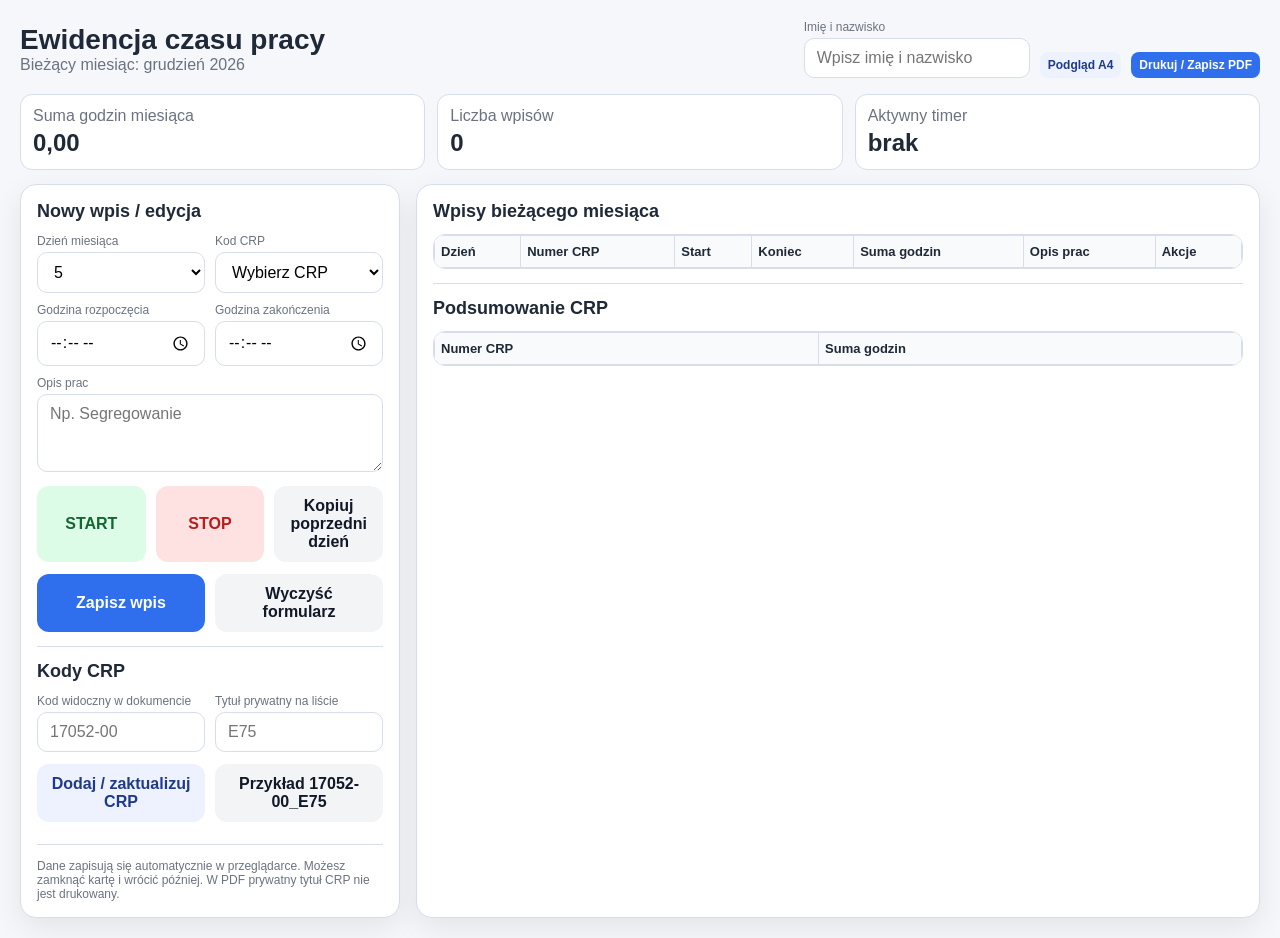
<file: Ewidencja v1.html>
<!DOCTYPE html>
<html lang="pl">
<head>
  <meta charset="UTF-8" />
  <meta name="viewport" content="width=device-width, initial-scale=1.0" />
  <title>Ewidencja czasu pracy</title>
  <style>
    :root {
      --bg: #f5f7fb;
      --panel: #ffffff;
      --line: #d7ddea;
      --text: #1f2937;
      --muted: #6b7280;
      --brand: #2f6fed;
      --brand-2: #1d4ed8;
      --weekend: #fce7f3;
      --danger: #b91c1c;
      --ok: #166534;
      --shadow: 0 10px 30px rgba(0,0,0,.08);
    }
    * { box-sizing: border-box; }
    body {
      margin: 0;
      font-family: Arial, Helvetica, sans-serif;
      background: var(--bg);
      color: var(--text);
    }
    .wrap {
      max-width: 1400px;
      margin: 0 auto;
      padding: 20px;
    }
    .topbar {
      display: flex;
      gap: 12px;
      flex-wrap: wrap;
      align-items: center;
      justify-content: space-between;
      margin-bottom: 16px;
    }
    h1 {
      margin: 0;
      font-size: 28px;
    }
    .muted { color: var(--muted); }
    .grid {
      display: grid;
      grid-template-columns: 380px 1fr;
      gap: 16px;
    }
    .panel {
      background: var(--panel);
      border: 1px solid var(--line);
      border-radius: 16px;
      box-shadow: var(--shadow);
      padding: 16px;
    }
    .panel h2 {
      margin: 0 0 12px;
      font-size: 18px;
    }
    .form-row {
      display: grid;
      grid-template-columns: 1fr 1fr;
      gap: 10px;
      margin-bottom: 10px;
    }
    .form-row.single { grid-template-columns: 1fr; }
    label {
      display: block;
      font-size: 12px;
      color: var(--muted);
      margin-bottom: 4px;
    }
    input, select, textarea, button {
      width: 100%;
      font: inherit;
    }
    input, select, textarea {
      border: 1px solid var(--line);
      border-radius: 10px;
      padding: 10px 12px;
      background: #fff;
    }
    textarea { min-height: 78px; resize: vertical; }
    .btns {
      display: grid;
      grid-template-columns: repeat(2, 1fr);
      gap: 10px;
      margin-top: 12px;
    }
    .btns-3 {
      display: grid;
      grid-template-columns: repeat(3, 1fr);
      gap: 10px;
    }
    button {
      border: 0;
      border-radius: 12px;
      padding: 11px 12px;
      cursor: pointer;
      font-weight: 700;
    }
    .primary { background: var(--brand); color: #fff; }
    .primary:hover { background: var(--brand-2); }
    .secondary { background: #eef2ff; color: #1e3a8a; }
    .ghost { background: #f3f4f6; color: #111827; }
    .danger { background: #fee2e2; color: var(--danger); }
    .success { background: #dcfce7; color: var(--ok); }
    .chips {
      display: flex;
      flex-wrap: wrap;
      gap: 8px;
      margin-top: 8px;
    }
    .chip {
      border: 1px solid var(--line);
      border-radius: 999px;
      padding: 6px 10px;
      background: #fff;
      font-size: 12px;
    }
    table {
      width: 100%;
      border-collapse: collapse;
      font-size: 13px;
      background: #fff;
    }
    th, td {
      border: 1px solid var(--line);
      padding: 8px 6px;
      vertical-align: top;
      text-align: left;
    }
    th {
      background: #f8fafc;
      position: sticky;
      top: 0;
      z-index: 1;
    }
    tr.weekend td { background: #fff7fb; }
    .table-wrap { max-height: 62vh; overflow: auto; border-radius: 12px; border: 1px solid var(--line); }
    .actions {
      display: flex;
      gap: 6px;
      flex-wrap: wrap;
    }
    .mini {
      width: auto;
      padding: 6px 8px;
      border-radius: 8px;
      font-size: 12px;
      font-weight: 700;
    }
    .summary {
      display: grid;
      grid-template-columns: repeat(3, 1fr);
      gap: 12px;
      margin-bottom: 14px;
    }
    .card {
      border: 1px solid var(--line);
      border-radius: 12px;
      background: #fff;
      padding: 12px;
    }
    .big {
      font-size: 24px;
      font-weight: 800;
      margin-top: 4px;
    }
    .hr { height: 1px; background: var(--line); margin: 14px 0; }
    .hint { font-size: 12px; color: var(--muted); }
    .inline {
      display: flex;
      gap: 10px;
      align-items: end;
    }

    /* A4 preview / print */
    #printSheet {
      display: none;
      background: white;
      color: black;
      width: 210mm;
      min-height: 297mm;
      padding: 8mm 8mm 6mm 8mm;
      margin: 0 auto;
      box-sizing: border-box;
      font-size: 10px;
    }
    .doc-title {
      font-size: 14px;
      font-weight: 700;
      margin-bottom: 8px;
    }
    .doc-meta {
      display: flex;
      justify-content: space-between;
      margin-bottom: 6px;
      font-size: 10px;
    }
    .doc-table th, .doc-table td {
      border: 1px solid #000;
      padding: 2px 3px;
      font-size: 9px;
      line-height: 1.1;
    }
    .doc-table th {
      background: #fff;
      text-align: center;
      font-weight: 700;
    }
    .doc-table tr.weekend td { background: #ffe8f2 !important; }
    .doc-bottom {
      margin-top: 6px;
      display: grid;
      grid-template-columns: 1fr 180px;
      gap: 12px;
    }
    .doc-sign {
      margin-top: 12px;
      display: grid;
      grid-template-columns: 1fr 1fr;
      gap: 18px;
    }
    .sign-line {
      margin-top: 18px;
      border-top: 1px solid #000;
      height: 14px;
      font-size: 9px;
      padding-top: 2px;
      text-align: center;
    }
    @page { size: A4 portrait; margin: 8mm; }
    @media (max-width: 1100px) {
      .grid { grid-template-columns: 1fr; }
      .summary { grid-template-columns: 1fr; }
    }
    @media print {
      body * { visibility: hidden !important; }
      #printSheet, #printSheet * { visibility: visible !important; }
      #printSheet {
        display: block !important;
        position: absolute;
        left: 0;
        top: 0;
        width: 210mm;
        min-height: 297mm;
        margin: 0;
        padding: 0;
      }
    }
  </style>
</head>
<body>
  <div class="wrap">
    <div class="topbar">
      <div>
        <h1>Ewidencja czasu pracy</h1>
        <div class="muted" id="monthLabel"></div>
      </div>
      <div class="inline">
        <div>
          <label>Imię i nazwisko</label>
          <input id="fullName" placeholder="Wpisz imię i nazwisko" />
        </div>
        <button class="secondary mini" id="previewBtn">Podgląd A4</button>
        <button class="primary mini" id="printBtn">Drukuj / Zapisz PDF</button>
      </div>
    </div>

    <div class="summary">
      <div class="card"><div class="muted">Suma godzin miesiąca</div><div class="big" id="sumHours">0,0</div></div>
      <div class="card"><div class="muted">Liczba wpisów</div><div class="big" id="rowCount">0</div></div>
      <div class="card"><div class="muted">Aktywny timer</div><div class="big" id="timerState">brak</div></div>
    </div>

    <div class="grid">
      <div class="panel">
        <h2>Nowy wpis / edycja</h2>
        <div class="form-row">
          <div>
            <label>Dzień miesiąca</label>
            <select id="day"></select>
          </div>
          <div>
            <label>Kod CRP</label>
            <select id="crpSelect"></select>
          </div>
        </div>
        <div class="form-row">
          <div>
            <label>Godzina rozpoczęcia</label>
            <input id="startTime" type="time" />
          </div>
          <div>
            <label>Godzina zakończenia</label>
            <input id="endTime" type="time" />
          </div>
        </div>
        <div class="form-row single">
          <div>
            <label>Opis prac</label>
            <textarea id="description" placeholder="Np. Segregowanie"></textarea>
          </div>
        </div>
        <div class="btns-3">
          <button class="success" id="startBtn">START</button>
          <button class="danger" id="stopBtn">STOP</button>
          <button class="ghost" id="copyPrevBtn">Kopiuj poprzedni dzień</button>
        </div>
        <div class="btns">
          <button class="primary" id="saveBtn">Zapisz wpis</button>
          <button class="ghost" id="resetBtn">Wyczyść formularz</button>
        </div>
        <div class="hr"></div>
        <h2>Kody CRP</h2>
        <div class="form-row">
          <div>
            <label>Kod widoczny w dokumencie</label>
            <input id="crpCode" placeholder="17052-00" />
          </div>
          <div>
            <label>Tytuł prywatny na liście</label>
            <input id="crpLabel" placeholder="E75" />
          </div>
        </div>
        <div class="btns">
          <button class="secondary" id="addCrpBtn">Dodaj / zaktualizuj CRP</button>
          <button class="ghost" id="seedCrpBtn">Przykład 17052-00_E75</button>
        </div>
        <div class="chips" id="crpChips"></div>
        <div class="hr"></div>
        <div class="hint">
          Dane zapisują się automatycznie w przeglądarce. Możesz zamknąć kartę i wrócić później. W PDF prywatny tytuł CRP nie jest drukowany.
        </div>
      </div>

      <div class="panel">
        <h2>Wpisy bieżącego miesiąca</h2>
        <div class="table-wrap">
          <table>
            <thead>
              <tr>
                <th>Dzień</th>
                <th>Numer CRP</th>
                <th>Start</th>
                <th>Koniec</th>
                <th>Suma godzin</th>
                <th>Opis prac</th>
                <th>Akcje</th>
              </tr>
            </thead>
            <tbody id="entriesBody"></tbody>
          </table>
        </div>
        <div class="hr"></div>
        <h2>Podsumowanie CRP</h2>
        <div class="table-wrap" style="max-height:220px;">
          <table>
            <thead>
              <tr><th>Numer CRP</th><th>Suma godzin</th></tr>
            </thead>
            <tbody id="crpSummaryBody"></tbody>
          </table>
        </div>
      </div>
    </div>
  </div>

  <div id="printSheet"></div>

  <script>
    const STORAGE_KEY = 'ewidencja-czasu-pracy-v1';
    const now = new Date();
    const state = loadState() || {
      month: now.getMonth(),
      year: now.getFullYear(),
      fullName: '',
      crps: [],
      entries: [],
      activeTimer: null,
      editingId: null
    };

    if (state.month !== now.getMonth() || state.year !== now.getFullYear()) {
      state.month = now.getMonth();
      state.year = now.getFullYear();
      state.entries = [];
      state.activeTimer = null;
      state.editingId = null;
    }

    const el = (id) => document.getElementById(id);
    const monthLabel = el('monthLabel');
    const daySelect = el('day');
    const crpSelect = el('crpSelect');
    const entriesBody = el('entriesBody');
    const crpSummaryBody = el('crpSummaryBody');
    const fullNameInput = el('fullName');
    const printSheet = el('printSheet');

    function loadState() {
      try { return JSON.parse(localStorage.getItem(STORAGE_KEY)); } catch { return null; }
    }
    function saveState() {
      localStorage.setItem(STORAGE_KEY, JSON.stringify(state));
    }
    function polishMonthYear(d) {
      return d.toLocaleDateString('pl-PL', { month: 'long', year: 'numeric' });
    }
    function daysInMonth(year, month) {
      return new Date(year, month + 1, 0).getDate();
    }
    function isWeekend(day) {
      const d = new Date(state.year, state.month, day);
      const w = d.getDay();
      return w === 0 || w === 6;
    }
    function decimalHours(start, end) {
      if (!start || !end) return 0;
      const [sh, sm] = start.split(':').map(Number);
      const [eh, em] = end.split(':').map(Number);
      let minutes = (eh * 60 + em) - (sh * 60 + sm);
      if (minutes < 0) minutes += 24 * 60;
      return Math.round((minutes / 60) * 100) / 100;
    }
    function fmtHours(num) {
      return (Math.round(num * 100) / 100).toFixed(2).replace('.', ',');
    }
    function renderDays() {
      const total = daysInMonth(state.year, state.month);
      daySelect.innerHTML = '';
      for (let i = 1; i <= total; i++) {
        const opt = document.createElement('option');
        opt.value = i;
        opt.textContent = i;
        daySelect.appendChild(opt);
      }
      daySelect.value = now.getDate() <= total ? now.getDate() : 1;
    }
    function crpDisplayName(crp) {
      return crp.label ? `${crp.code}_${crp.label}` : crp.code;
    }
    function renderCrps() {
      crpSelect.innerHTML = '';
      const blank = document.createElement('option');
      blank.value = '';
      blank.textContent = 'Wybierz CRP';
      crpSelect.appendChild(blank);
      state.crps.forEach((crp) => {
        const opt = document.createElement('option');
        opt.value = crp.id;
        opt.textContent = crpDisplayName(crp);
        crpSelect.appendChild(opt);
      });
      el('crpChips').innerHTML = '';
      state.crps.forEach((crp) => {
        const chip = document.createElement('div');
        chip.className = 'chip';
        chip.textContent = crpDisplayName(crp);
        chip.title = 'Kliknij, aby wczytać do edycji';
        chip.style.cursor = 'pointer';
        chip.onclick = () => {
          el('crpCode').value = crp.code;
          el('crpLabel').value = crp.label || '';
        };
        el('crpChips').appendChild(chip);
      });
    }
    function renderEntries() {
      const sorted = [...state.entries].sort((a,b) => a.day - b.day || (a.start || '').localeCompare(b.start || ''));
      entriesBody.innerHTML = '';
      sorted.forEach((entry) => {
        const tr = document.createElement('tr');
        if (isWeekend(entry.day)) tr.classList.add('weekend');
        const crp = state.crps.find(c => c.id === entry.crpId);
        tr.innerHTML = `
          <td>${entry.day}</td>
          <td>${crp ? crpDisplayName(crp) : ''}</td>
          <td>${entry.start || ''}</td>
          <td>${entry.end || ''}</td>
          <td>${fmtHours(entry.hours || 0)}</td>
          <td>${escapeHtml(entry.description || '')}</td>
          <td>
            <div class="actions">
              <button class="mini secondary" data-edit="${entry.id}">Edytuj</button>
              <button class="mini ghost" data-duplicate="${entry.id}">Duplikuj</button>
              <button class="mini danger" data-delete="${entry.id}">Usuń</button>
            </div>
          </td>`;
        entriesBody.appendChild(tr);
      });
      entriesBody.querySelectorAll('[data-edit]').forEach(btn => btn.onclick = () => editEntry(btn.dataset.edit));
      entriesBody.querySelectorAll('[data-delete]').forEach(btn => btn.onclick = () => deleteEntry(btn.dataset.delete));
      entriesBody.querySelectorAll('[data-duplicate]').forEach(btn => btn.onclick = () => duplicateEntry(btn.dataset.duplicate));
      updateSummary();
    }
    function updateSummary() {
      const total = state.entries.reduce((a,e) => a + (e.hours || 0), 0);
      el('sumHours').textContent = fmtHours(total);
      el('rowCount').textContent = String(state.entries.length);
      el('timerState').textContent = state.activeTimer ? `dzień ${state.activeTimer.day}, od ${state.activeTimer.start}` : 'brak';

      const map = new Map();
      state.entries.forEach((e) => {
        const crp = state.crps.find(c => c.id === e.crpId);
        const code = crp ? crp.code : '';
        if (!code) return;
        map.set(code, (map.get(code) || 0) + (e.hours || 0));
      });
      crpSummaryBody.innerHTML = '';
      [...map.entries()].sort((a,b) => a[0].localeCompare(b[0])).forEach(([code, hours]) => {
        const tr = document.createElement('tr');
        tr.innerHTML = `<td>${code}</td><td>${fmtHours(hours)}</td>`;
        crpSummaryBody.appendChild(tr);
      });
      fullNameInput.value = state.fullName || '';
      buildPrintPreview(false);
      saveState();
    }
    function escapeHtml(str) {
      return str.replace(/[&<>\"]/g, c => ({'&':'&amp;','<':'&lt;','>':'&gt;','"':'&quot;'}[c]));
    }
    function resetForm() {
      state.editingId = null;
      el('startTime').value = '';
      el('endTime').value = '';
      el('description').value = '';
      crpSelect.value = '';
    }
    function saveEntry() {
      const day = Number(daySelect.value);
      const crpId = crpSelect.value;
      const start = el('startTime').value;
      const end = el('endTime').value;
      const description = el('description').value.trim();
      if (!day || !crpId || !start || !end) {
        alert('Uzupełnij dzień, CRP, start i koniec.');
        return;
      }
      const hours = decimalHours(start, end);
      const payload = { day, crpId, start, end, hours, description };
      if (state.editingId) {
        const idx = state.entries.findIndex(e => e.id === state.editingId);
        if (idx >= 0) state.entries[idx] = { ...state.entries[idx], ...payload };
      } else {
        state.entries.push({ id: crypto.randomUUID(), ...payload });
      }
      resetForm();
      renderEntries();
    }
    function editEntry(id) {
      const e = state.entries.find(x => x.id === id);
      if (!e) return;
      state.editingId = id;
      daySelect.value = e.day;
      crpSelect.value = e.crpId;
      el('startTime').value = e.start || '';
      el('endTime').value = e.end || '';
      el('description').value = e.description || '';
      window.scrollTo({ top: 0, behavior: 'smooth' });
    }
    function deleteEntry(id) {
      if (!confirm('Usunąć wpis?')) return;
      state.entries = state.entries.filter(e => e.id !== id);
      if (state.editingId === id) resetForm();
      renderEntries();
    }
    function duplicateEntry(id) {
      const e = state.entries.find(x => x.id === id);
      if (!e) return;
      state.entries.push({ ...e, id: crypto.randomUUID() });
      renderEntries();
    }
    function copyPreviousDay() {
      const day = Number(daySelect.value);
      if (day <= 1) return alert('Brak poprzedniego dnia do skopiowania.');
      const prev = state.entries.filter(e => e.day === day - 1);
      if (!prev.length) return alert('Poprzedni dzień nie ma wpisów.');
      prev.forEach(e => state.entries.push({ ...e, id: crypto.randomUUID(), day }));
      renderEntries();
    }
    function addOrUpdateCrp() {
      const code = el('crpCode').value.trim();
      const label = el('crpLabel').value.trim();
      if (!code) return alert('Wpisz kod CRP.');
      const existing = state.crps.find(c => c.code === code);
      if (existing) existing.label = label;
      else state.crps.push({ id: crypto.randomUUID(), code, label });
      el('crpCode').value = '';
      el('crpLabel').value = '';
      renderCrps();
      saveState();
    }
    function startTimer() {
      const day = Number(daySelect.value);
      const crpId = crpSelect.value;
      if (!crpId) return alert('Najpierw wybierz CRP.');
      const d = new Date();
      state.activeTimer = {
        day,
        crpId,
        start: `${String(d.getHours()).padStart(2,'0')}:${String(d.getMinutes()).padStart(2,'0')}`,
        description: el('description').value.trim()
      };
      el('startTime').value = state.activeTimer.start;
      updateSummary();
    }
    function stopTimer() {
      if (!state.activeTimer) return alert('Brak aktywnego timera.');
      const d = new Date();
      const end = `${String(d.getHours()).padStart(2,'0')}:${String(d.getMinutes()).padStart(2,'0')}`;
      const payload = {
        id: crypto.randomUUID(),
        day: state.activeTimer.day,
        crpId: state.activeTimer.crpId,
        start: state.activeTimer.start,
        end,
        hours: decimalHours(state.activeTimer.start, end),
        description: el('description').value.trim() || state.activeTimer.description || ''
      };
      state.entries.push(payload);
      state.activeTimer = null;
      el('endTime').value = end;
      renderEntries();
    }
    function buildPrintPreview(showAlert = false) {
      const totalDays = daysInMonth(state.year, state.month);
      const byDay = new Map();
      state.entries.forEach(e => {
        if (!byDay.has(e.day)) byDay.set(e.day, []);
        byDay.get(e.day).push(e);
      });
      let rows = '';
      for (let day = 1; day <= totalDays; day++) {
        const entries = (byDay.get(day) || []).sort((a,b) => (a.start || '').localeCompare(b.start || ''));
        if (!entries.length) {
          rows += `<tr class="${isWeekend(day) ? 'weekend' : ''}">
            <td style="text-align:center;">${day}</td>
            <td></td><td></td><td></td><td style="text-align:right;"></td><td></td><td></td><td></td>
          </tr>`;
        } else {
          entries.forEach((entry, idx) => {
            const crp = state.crps.find(c => c.id === entry.crpId);
            rows += `<tr class="${isWeekend(day) ? 'weekend' : ''}">
              <td style="text-align:center;">${idx === 0 ? day : ''}</td>
              <td>${crp ? escapeHtml(crp.code) : ''}</td>
              <td style="text-align:center;">${entry.start || ''}</td>
              <td style="text-align:center;">${entry.end || ''}</td>
              <td style="text-align:right;">${fmtHours(entry.hours || 0)}</td>
              <td>${escapeHtml(entry.description || '')}</td>
              <td></td>
              <td></td>
            </tr>`;
          });
        }
      }
      const totalHours = state.entries.reduce((a,e) => a + (e.hours || 0), 0);
      const map = new Map();
      state.entries.forEach((e) => {
        const crp = state.crps.find(c => c.id === e.crpId);
        if (!crp) return;
        map.set(crp.code, (map.get(crp.code) || 0) + (e.hours || 0));
      });
      const crpRows = [...map.entries()].sort((a,b)=>a[0].localeCompare(b[0]))
        .map(([code,h]) => `<tr><td>${escapeHtml(code)}</td><td style="text-align:right;">${fmtHours(h)}</td></tr>`).join('');

      printSheet.innerHTML = `
        <div class="doc-title">Ewidencja czasu pracy</div>
        <div class="doc-meta">
          <div>Imię i Nazwisko: ${escapeHtml(state.fullName || '')}</div>
          <div>Miesiąc: ${escapeHtml(polishMonthYear(new Date(state.year, state.month, 1)))}</div>
        </div>
        <table class="doc-table" style="width:100%; border-collapse: collapse;">
          <thead>
            <tr>
              <th style="width:6%;">Dzień</th>
              <th style="width:14%;">Numer CRP</th>
              <th style="width:12%;">Godzina rozpoczęcia pracy</th>
              <th style="width:12%;">Godzina zakończenia pracy</th>
              <th style="width:10%;">Suma godzin</th>
              <th style="width:26%;">Opis prac</th>
              <th style="width:10%;">Podpis Kierownika</th>
              <th style="width:10%;">Podpis Lidera</th>
            </tr>
          </thead>
          <tbody>${rows}</tbody>
        </table>
        <div class="doc-bottom">
          <div>
            <div style="margin-top:6px; font-size:10px; font-weight:700;">SUMA: ${fmtHours(totalHours)}</div>
          </div>
          <div>
            <table class="doc-table" style="width:100%; border-collapse: collapse;">
              <thead><tr><th>Numer CRP</th><th>Suma godzin</th></tr></thead>
              <tbody>${crpRows}</tbody>
            </table>
          </div>
        </div>
        <div class="doc-sign">
          <div>
            <div class="sign-line">Podpis osoby zatwierdzającej</div>
          </div>
          <div></div>
        </div>`;
      if (showAlert) alert('Podgląd A4 został odświeżony. Użyj Drukuj / Zapisz PDF.');
    }

    // events
    el('saveBtn').onclick = saveEntry;
    el('resetBtn').onclick = resetForm;
    el('addCrpBtn').onclick = addOrUpdateCrp;
    el('seedCrpBtn').onclick = () => { el('crpCode').value = '17052-00'; el('crpLabel').value = 'E75'; };
    el('startBtn').onclick = startTimer;
    el('stopBtn').onclick = stopTimer;
    el('copyPrevBtn').onclick = copyPreviousDay;
    el('previewBtn').onclick = () => buildPrintPreview(true);
    el('printBtn').onclick = () => { buildPrintPreview(false); window.print(); };
    fullNameInput.oninput = () => { state.fullName = fullNameInput.value; updateSummary(); };

    monthLabel.textContent = `Bieżący miesiąc: ${polishMonthYear(new Date(state.year, state.month, 1))}`;
    renderDays();
    renderCrps();
    renderEntries();
  </script>
</body>
</html>
</file>
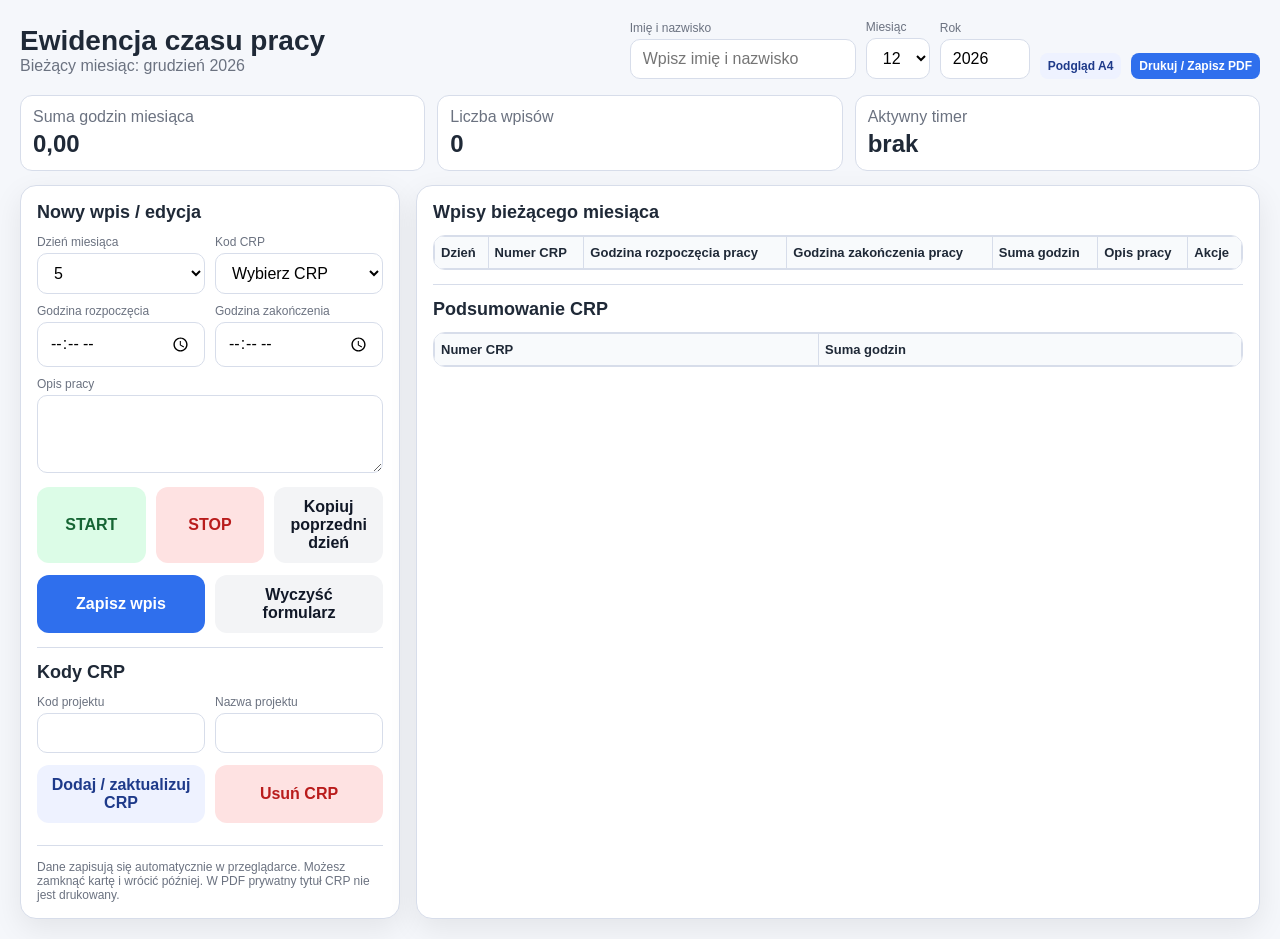
<file: Ewidencja v2.html>
<!DOCTYPE html>
<html lang="pl">
<head>
  <meta charset="UTF-8" />
  <meta name="viewport" content="width=device-width, initial-scale=1.0" />
  <title>Ewidencja czasu pracy</title>
  <style>
    :root {
      --bg: #f5f7fb;
      --panel: #ffffff;
      --line: #d7ddea;
      --text: #1f2937;
      --muted: #6b7280;
      --brand: #2f6fed;
      --brand-2: #1d4ed8;
      --weekend: #fce7f3;
      --danger: #b91c1c;
      --ok: #166534;
      --shadow: 0 10px 30px rgba(0,0,0,.08);
    }
    * { box-sizing: border-box; }
    body {
      margin: 0;
      font-family: Arial, Helvetica, sans-serif;
      background: var(--bg);
      color: var(--text);
    }
    .wrap {
      max-width: 1400px;
      margin: 0 auto;
      padding: 20px;
    }
    .topbar {
      display: flex;
      gap: 12px;
      flex-wrap: wrap;
      align-items: center;
      justify-content: space-between;
      margin-bottom: 16px;
    }
    h1 {
      margin: 0;
      font-size: 28px;
    }
    .muted { color: var(--muted); }
    .grid {
      display: grid;
      grid-template-columns: 380px 1fr;
      gap: 16px;
    }
    .panel {
      background: var(--panel);
      border: 1px solid var(--line);
      border-radius: 16px;
      box-shadow: var(--shadow);
      padding: 16px;
    }
    .panel h2 {
      margin: 0 0 12px;
      font-size: 18px;
    }
    .form-row {
      display: grid;
      grid-template-columns: 1fr 1fr;
      gap: 10px;
      margin-bottom: 10px;
    }
    .form-row.single { grid-template-columns: 1fr; }
    label {
      display: block;
      font-size: 12px;
      color: var(--muted);
      margin-bottom: 4px;
    }
    input, select, textarea, button {
      width: 100%;
      font: inherit;
    }
    input, select, textarea {
      border: 1px solid var(--line);
      border-radius: 10px;
      padding: 10px 12px;
      background: #fff;
    }
    textarea { min-height: 78px; resize: vertical; }
    .btns {
      display: grid;
      grid-template-columns: repeat(2, 1fr);
      gap: 10px;
      margin-top: 12px;
    }
    .btns-3 {
      display: grid;
      grid-template-columns: repeat(3, 1fr);
      gap: 10px;
    }
    button {
      border: 0;
      border-radius: 12px;
      padding: 11px 12px;
      cursor: pointer;
      font-weight: 700;
    }
    .primary { background: var(--brand); color: #fff; }
    .primary:hover { background: var(--brand-2); }
    .secondary { background: #eef2ff; color: #1e3a8a; }
    .ghost { background: #f3f4f6; color: #111827; }
    .danger { background: #fee2e2; color: var(--danger); }
    .success { background: #dcfce7; color: var(--ok); }
    .chips {
      display: flex;
      flex-wrap: wrap;
      gap: 8px;
      margin-top: 8px;
    }
    .chip {
      border: 1px solid var(--line);
      border-radius: 999px;
      padding: 6px 10px;
      background: #fff;
      font-size: 12px;
    }
    table {
      width: 100%;
      border-collapse: collapse;
      font-size: 13px;
      background: #fff;
    }
    th, td {
      border: 1px solid var(--line);
      padding: 8px 6px;
      vertical-align: top;
      text-align: left;
    }
    th {
      background: #f8fafc;
      position: sticky;
      top: 0;
      z-index: 1;
    }
    tr.weekend td { background: #fff7fb; }
    .table-wrap { max-height: 62vh; overflow: auto; border-radius: 12px; border: 1px solid var(--line); }
    .actions {
      display: flex;
      gap: 6px;
      flex-wrap: wrap;
    }
    .mini {
      width: auto;
      padding: 6px 8px;
      border-radius: 8px;
      font-size: 12px;
      font-weight: 700;
    }
    .summary {
      display: grid;
      grid-template-columns: repeat(3, 1fr);
      gap: 12px;
      margin-bottom: 14px;
    }
    .card {
      border: 1px solid var(--line);
      border-radius: 12px;
      background: #fff;
      padding: 12px;
    }
    .big {
      font-size: 24px;
      font-weight: 800;
      margin-top: 4px;
    }
    .hr { height: 1px; background: var(--line); margin: 14px 0; }
    .hint { font-size: 12px; color: var(--muted); }
    .inline {
      display: flex;
      gap: 10px;
      align-items: end;
      flex-wrap: wrap;
    }

    #printSheet {
      display: none;
      background: white;
      color: black;
      width: 210mm;
      min-height: 297mm;
      padding: 8mm 8mm 6mm 8mm;
      margin: 0 auto;
      box-sizing: border-box;
      font-size: 10px;
    }
    .doc-table th, .doc-table td {
      border: 1px solid #000;
      padding: 2px 3px;
      font-size: 9px;
      line-height: 1.1;
    }
    .doc-table th {
      background: #fff;
      text-align: center;
      font-weight: 700;
      position: static;
    }
    .doc-table tr.weekend td { background: #FFF2CC !important; }

    @page { size: A4 portrait; margin: 8mm; }

    @media (max-width: 1100px) {
      .grid { grid-template-columns: 1fr; }
      .summary { grid-template-columns: 1fr; }
    }

    @media print {
      body * { visibility: hidden !important; }
      #printSheet, #printSheet * { visibility: visible !important; }
      #printSheet {
        display: block !important;
        position: absolute;
        left: 0;
        top: 0;
        width: 210mm;
        min-height: 297mm;
        margin: 0;
        padding: 0;
      }
    }
  </style>
</head>
<body>
  <div class="wrap">
    <div class="topbar">
      <div>
        <h1>Ewidencja czasu pracy</h1>
        <div class="muted" id="monthLabel"></div>
      </div>

      <div class="inline">
        <div>
          <label>Imię i nazwisko</label>
          <input id="fullName" placeholder="Wpisz imię i nazwisko" />
        </div>

        <div>
          <label>Miesiąc</label>
          <select id="monthSelect"></select>
        </div>

        <div>
          <label>Rok</label>
          <input id="yearInput" type="number" style="width:90px" />
        </div>

        <button class="secondary mini" id="previewBtn">Podgląd A4</button>
        <button class="primary mini" id="printBtn">Drukuj / Zapisz PDF</button>
      </div>
    </div>

    <div class="summary">
      <div class="card"><div class="muted">Suma godzin miesiąca</div><div class="big" id="sumHours">0,00</div></div>
      <div class="card"><div class="muted">Liczba wpisów</div><div class="big" id="rowCount">0</div></div>
      <div class="card"><div class="muted">Aktywny timer</div><div class="big" id="timerState">brak</div></div>
    </div>

    <div class="grid">
      <div class="panel">
        <h2>Nowy wpis / edycja</h2>
        <div class="form-row">
          <div>
            <label>Dzień miesiąca</label>
            <select id="day"></select>
          </div>
          <div>
            <label>Kod CRP</label>
            <select id="crpSelect"></select>
          </div>
        </div>

        <div class="form-row">
          <div>
            <label>Godzina rozpoczęcia</label>
            <input id="startTime" type="time" />
          </div>
          <div>
            <label>Godzina zakończenia</label>
            <input id="endTime" type="time" />
          </div>
        </div>

        <div class="form-row single">
          <div>
            <label>Opis pracy</label>
            <textarea id="description" ></textarea>
          </div>
        </div>

        <div class="btns-3">
          <button class="success" id="startBtn">START</button>
          <button class="danger" id="stopBtn">STOP</button>
          <button class="ghost" id="copyPrevBtn">Kopiuj poprzedni dzień</button>
        </div>

        <div class="btns">
          <button class="primary" id="saveBtn">Zapisz wpis</button>
          <button class="ghost" id="resetBtn">Wyczyść formularz</button>
        </div>

        <div class="hr"></div>

        <h2>Kody CRP</h2>
        <div class="form-row">
          <div>
            <label>Kod projektu</label>
            <input id="crpCode" />
          </div>
          <div>
            <label>Nazwa projektu</label>
            <input id="crpLabel" />
          </div>
        </div>

        <div class="btns">
          <button class="secondary" id="addCrpBtn">Dodaj / zaktualizuj CRP</button>
          <button class="danger" id="deleteCrpBtn">Usuń CRP</button>
        </div>

        <div class="chips" id="crpChips"></div>

        <div class="hr"></div>
        <div class="hint">
          Dane zapisują się automatycznie w przeglądarce. Możesz zamknąć kartę i wrócić później. W PDF prywatny tytuł CRP nie jest drukowany.
        </div>
      </div>

      <div class="panel">
        <h2>Wpisy bieżącego miesiąca</h2>
        <div class="table-wrap">
          <table>
            <thead>
              <tr>
                <th>Dzień</th>
                <th>Numer CRP</th>
                <th>Godzina rozpoczęcia pracy</th>
                <th>Godzina zakończenia pracy</th>
                <th>Suma godzin</th>
                <th>Opis pracy</th>
                <th>Akcje</th>
              </tr>
            </thead>
            <tbody id="entriesBody"></tbody>
          </table>
        </div>

        <div class="hr"></div>

        <h2>Podsumowanie CRP</h2>
        <div class="table-wrap" style="max-height:220px;">
          <table>
            <thead>
              <tr><th>Numer CRP</th><th>Suma godzin</th></tr>
            </thead>
            <tbody id="crpSummaryBody"></tbody>
          </table>
        </div>
      </div>
    </div>
  </div>

  <div id="printSheet"></div>

  <script>
    const STORAGE_PREFIX = 'ewidencja-czasu-pracy-v3';
    const now = new Date();

    function defaultState(month = now.getMonth(), year = now.getFullYear()) {
      return {
        month,
        year,
        fullName: '',
        crps: [],
        entries: [],
        activeTimer: null,
        editingId: null
      };
    }

    let state = defaultState();

    const el = (id) => document.getElementById(id);
    const monthLabel = el('monthLabel');
    const daySelect = el('day');
    const crpSelect = el('crpSelect');
    const entriesBody = el('entriesBody');
    const crpSummaryBody = el('crpSummaryBody');
    const fullNameInput = el('fullName');
    const printSheet = el('printSheet');
    const monthSelect = el('monthSelect');
    const yearInput = el('yearInput');

    function getStorageKey(year = state.year, month = state.month) {
      return `${STORAGE_PREFIX}-${year}-${month}`;
    }

    function loadMonthState(year = state.year, month = state.month) {
      try {
        const raw = localStorage.getItem(getStorageKey(year, month));
        return raw ? JSON.parse(raw) : null;
      } catch {
        return null;
      }
    }

    function saveState() {
      localStorage.setItem(getStorageKey(), JSON.stringify(state));
    }

    function switchMonthYear(month, year) {
      const saved = loadMonthState(year, month);
      state = saved || defaultState(month, year);

      monthSelect.value = String(state.month);
      yearInput.value = String(state.year);
      fullNameInput.value = state.fullName || '';

      renderDays();
      renderCrps();
      renderEntries();
      updateMonthLabel();
      buildPrintPreview(false);
    }

    function polishMonthYear(d) {
      return d.toLocaleDateString('pl-PL', { month: 'long', year: 'numeric' });
    }

    function daysInMonth(year, month) {
      return new Date(year, month + 1, 0).getDate();
    }

    function isWeekend(day) {
      const d = new Date(state.year, state.month, day);
      const w = d.getDay();
      return w === 0 || w === 6;
    }

    function decimalHours(start, end) {
      if (!start || !end) return 0;
      const [sh, sm] = start.split(':').map(Number);
      const [eh, em] = end.split(':').map(Number);
      let minutes = (eh * 60 + em) - (sh * 60 + sm);
      if (minutes < 0) minutes += 24 * 60;
      return Math.round((minutes / 60) * 100) / 100;
    }

    function fmtHours(num) {
      return (Math.round(num * 100) / 100).toFixed(2).replace('.', ',');
    }

    function updateMonthLabel() {
      monthLabel.textContent = `Bieżący miesiąc: ${polishMonthYear(new Date(state.year, state.month, 1))}`;
    }

    function initMonthControls() {
      monthSelect.innerHTML = '';
      for (let i = 0; i < 12; i++) {
        const opt = document.createElement('option');
        opt.value = i;
        opt.textContent = i + 1;
        monthSelect.appendChild(opt);
      }

      yearInput.value = String(state.year);
      monthSelect.value = String(state.month);

      monthSelect.onchange = () => {
        switchMonthYear(Number(monthSelect.value), Number(yearInput.value));
      };

      yearInput.oninput = () => {
        const newYear = Number(yearInput.value);
        if (!Number.isFinite(newYear) || !yearInput.value.trim()) return;
        switchMonthYear(Number(monthSelect.value), newYear);
      };
    }

    function renderDays() {
      const total = daysInMonth(state.year, state.month);
      const prevValue = Number(daySelect.value) || Math.min(now.getDate(), total);

      daySelect.innerHTML = '';
      for (let i = 1; i <= total; i++) {
        const opt = document.createElement('option');
        opt.value = i;
        opt.textContent = i;
        daySelect.appendChild(opt);
      }

      daySelect.value = String(prevValue <= total ? prevValue : 1);
    }

    function crpDisplayName(crp) {
      return crp.label ? `${crp.code}_${crp.label}` : crp.code;
    }

    function renderCrps() {
      crpSelect.innerHTML = '';
      const blank = document.createElement('option');
      blank.value = '';
      blank.textContent = 'Wybierz CRP';
      crpSelect.appendChild(blank);

      state.crps.forEach((crp) => {
        const opt = document.createElement('option');
        opt.value = crp.id;
        opt.textContent = crpDisplayName(crp);
        crpSelect.appendChild(opt);
      });

      el('crpChips').innerHTML = '';

state.crps.forEach((crp) => {
  el('crpChips').innerHTML = '';

state.crps.forEach((crp) => {
  const chip = document.createElement('div');
  chip.className = 'chip';
  chip.textContent = crpDisplayName(crp);
  chip.title = 'Kliknij, aby wczytać do edycji';
  chip.style.cursor = 'pointer';

  chip.onclick = () => {
    el('crpCode').value = crp.code;
    el('crpLabel').value = crp.label || '';
  };

  el('crpChips').appendChild(chip);
});

  // tekst CRP
  const label = document.createElement('span');
  label.textContent = crpDisplayName(crp);
  label.style.cursor = 'pointer';
  label.title = 'Kliknij, aby wczytać do edycji';

  label.onclick = () => {
    el('crpCode').value = crp.code;
    el('crpLabel').value = crp.label || '';
  };

  // ❌ usuwanie
  const remove = document.createElement('span');
  remove.textContent = '✕';
  remove.style.cursor = 'pointer';
  remove.style.color = '#b91c1c';
  remove.style.fontWeight = 'bold';

  remove.onclick = () => {
    if (!confirm(`Usunąć CRP ${crp.code}?`)) return;

    // sprawdzenie czy używany
    const used = state.entries.some(e => e.crpId === crp.id);
    if (used) {
      alert('Nie możesz usunąć CRP używanego we wpisach!');
      return;
    }

    state.crps = state.crps.filter(c => c.id !== crp.id);
    renderCrps();
    saveState();
  };

  chip.appendChild(label);
  chip.appendChild(remove);

  el('crpChips').appendChild(chip);
});
    }

    function escapeHtml(str) {
      return String(str).replace(/[&<>\"]/g, c => ({
        '&': '&amp;',
        '<': '&lt;',
        '>': '&gt;',
        '"': '&quot;'
      }[c]));
    }

    function updateSummary() {
      const total = state.entries.reduce((a, e) => a + (e.hours || 0), 0);
      el('sumHours').textContent = fmtHours(total);
      el('rowCount').textContent = String(state.entries.length);
      el('timerState').textContent = state.activeTimer
        ? `dzień ${state.activeTimer.day}, od ${state.activeTimer.start}`
        : 'brak';

      const map = new Map();
      state.entries.forEach((e) => {
        const crp = state.crps.find(c => c.id === e.crpId);
        const code = crp ? crp.code : '';
        if (!code) return;
        map.set(code, (map.get(code) || 0) + (e.hours || 0));
      });

      crpSummaryBody.innerHTML = '';
      [...map.entries()]
        .sort((a, b) => a[0].localeCompare(b[0]))
        .forEach(([code, hours]) => {
          const tr = document.createElement('tr');
          tr.innerHTML = `<td>${escapeHtml(code)}</td><td>${fmtHours(hours)}</td>`;
          crpSummaryBody.appendChild(tr);
        });

      fullNameInput.value = state.fullName || '';
      buildPrintPreview(false);
      saveState();
    }

    function renderEntries() {
      const sorted = [...state.entries].sort((a, b) =>
        a.day - b.day || (a.start || '').localeCompare(b.start || '')
      );

      entriesBody.innerHTML = '';

      sorted.forEach((entry) => {
        const tr = document.createElement('tr');
        if (isWeekend(entry.day)) tr.classList.add('weekend');

        const crp = state.crps.find(c => c.id === entry.crpId);

        tr.innerHTML = `
          <td>${entry.day}</td>
          <td>${crp ? escapeHtml(crpDisplayName(crp)) : ''}</td>
          <td>${entry.start || ''}</td>
          <td>${entry.end || ''}</td>
          <td>${fmtHours(entry.hours || 0)}</td>
          <td>${escapeHtml(entry.description || '')}</td>
          <td>
            <div class="actions">
              <button class="mini secondary" data-edit="${entry.id}">Edytuj</button>
              <button class="mini ghost" data-duplicate="${entry.id}">Duplikuj</button>
              <button class="mini danger" data-delete="${entry.id}">Usuń</button>
            </div>
          </td>`;
        entriesBody.appendChild(tr);
      });

      entriesBody.querySelectorAll('[data-edit]').forEach(btn => {
        btn.onclick = () => editEntry(btn.dataset.edit);
      });
      entriesBody.querySelectorAll('[data-delete]').forEach(btn => {
        btn.onclick = () => deleteEntry(btn.dataset.delete);
      });
      entriesBody.querySelectorAll('[data-duplicate]').forEach(btn => {
        btn.onclick = () => duplicateEntry(btn.dataset.duplicate);
      });

      updateSummary();
    }

    function resetForm() {
      state.editingId = null;
      el('startTime').value = '';
      el('endTime').value = '';
      el('description').value = '';
      crpSelect.value = '';
    }

    function saveEntry() {
      const day = Number(daySelect.value);
      const crpId = crpSelect.value;
      const start = el('startTime').value;
      const end = el('endTime').value;
      const description = el('description').value.trim();

      if (!day || !crpId || !start || !end) {
        alert('Uzupełnij dzień, CRP, start i koniec.');
        return;
      }

      const hours = decimalHours(start, end);
      const payload = { day, crpId, start, end, hours, description };

      if (state.editingId) {
        const idx = state.entries.findIndex(e => e.id === state.editingId);
        if (idx >= 0) state.entries[idx] = { ...state.entries[idx], ...payload };
      } else {
        state.entries.push({ id: crypto.randomUUID(), ...payload });
      }

      resetForm();
      renderEntries();
    }

    function editEntry(id) {
      const e = state.entries.find(x => x.id === id);
      if (!e) return;
      state.editingId = id;
      daySelect.value = String(e.day);
      crpSelect.value = e.crpId;
      el('startTime').value = e.start || '';
      el('endTime').value = e.end || '';
      el('description').value = e.description || '';
      window.scrollTo({ top: 0, behavior: 'smooth' });
    }

    function deleteEntry(id) {
      if (!confirm('Usunąć wpis?')) return;
      state.entries = state.entries.filter(e => e.id !== id);
      if (state.editingId === id) resetForm();
      renderEntries();
    }

    function duplicateEntry(id) {
      const e = state.entries.find(x => x.id === id);
      if (!e) return;
      state.entries.push({ ...e, id: crypto.randomUUID() });
      renderEntries();
    }

    function copyPreviousDay() {
      const day = Number(daySelect.value);
      if (day <= 1) return alert('Brak poprzedniego dnia do skopiowania.');
      const prev = state.entries.filter(e => e.day === day - 1);
      if (!prev.length) return alert('Poprzedni dzień nie ma wpisów.');
      prev.forEach(e => state.entries.push({ ...e, id: crypto.randomUUID(), day }));
      renderEntries();
    }

    function addOrUpdateCrp() {
      const code = el('crpCode').value.trim();
      const label = el('crpLabel').value.trim();

      if (!code) return alert('Wpisz kod CRP.');

      const existing = state.crps.find(c => c.code === code);
      if (existing) {
        existing.label = label;
      } else {
        state.crps.push({ id: crypto.randomUUID(), code, label });
      }

      el('crpCode').value = '';
      el('crpLabel').value = '';
      renderCrps();
      saveState();
    }

    function startTimer() {
      const day = Number(daySelect.value);
      const crpId = crpSelect.value;
      if (!crpId) return alert('Najpierw wybierz CRP.');

      const d = new Date();
      state.activeTimer = {
        day,
        crpId,
        start: `${String(d.getHours()).padStart(2,'0')}:${String(d.getMinutes()).padStart(2,'0')}`,
        description: el('description').value.trim()
      };

      el('startTime').value = state.activeTimer.start;
      updateSummary();
    }

    function stopTimer() {
      if (!state.activeTimer) return alert('Brak aktywnego timera.');

      const d = new Date();
      const end = `${String(d.getHours()).padStart(2,'0')}:${String(d.getMinutes()).padStart(2,'0')}`;

      const payload = {
        id: crypto.randomUUID(),
        day: state.activeTimer.day,
        crpId: state.activeTimer.crpId,
        start: state.activeTimer.start,
        end,
        hours: decimalHours(state.activeTimer.start, end),
        description: el('description').value.trim() || state.activeTimer.description || ''
      };

      state.entries.push(payload);
      state.activeTimer = null;
      el('endTime').value = end;
      renderEntries();
    }

    function buildPrintPreview(showAlert = false) {
      const totalDays = daysInMonth(state.year, state.month);
      const byDay = new Map();

      state.entries.forEach(e => {
        if (!byDay.has(e.day)) byDay.set(e.day, []);
        byDay.get(e.day).push(e);
      });

	let rows = '';
      let totalRows = 0;
		for (let day = 1; day <= totalDays; day++) {
		const entries = byDay.get(day) || [];
		totalRows += entries.length ? entries.length : 1;
}
for (let day = 1; day <= totalDays; day++) {
  const entries = (byDay.get(day) || []).sort((a, b) =>
    (a.start || '').localeCompare(b.start || '')
  );

        if (!entries.length) {
          rows += `<tr style="${isWeekend(day) ? 'background:#FFF2CC;' : ''}">
  <td style="text-align:center; background:#FFF2CC;">${day}</td>
  <td></td>
  <td></td>
  <td></td>
  <td style="text-align:right;"></td>
  <td></td>
  <td></td>

  ${day === 1 ? `<td rowspan="${totalRows}" style="vertical-align:top;"></td>` : ''}

</tr>`;
        } else {
          if (entries.length === 1) {
  const entry = entries[0];
  const crp = state.crps.find(c => c.id === entry.crpId);

  rows += `<tr style="${isWeekend(day) ? 'background:#FFF2CC;' : ''}">
  <td style="text-align:center; background:#FFF2CC;">${day}</td>
  <td>${crp ? escapeHtml(crp.code) : ''}</td>
  <td style="text-align:center;">${entry.start || ''}</td>
  <td style="text-align:center;">${entry.end || ''}</td>
  <td style="text-align:right;">${fmtHours(entry.hours || 0)}</td>
  <td>${escapeHtml(entry.description || '')}</td>

  <td></td>

  ${day === 1 ? `<td rowspan="${totalRows}" style="vertical-align:top;"></td>` : ''}

</tr>`;
} else {
  entries.forEach((entry, idx) => {
    const crp = state.crps.find(c => c.id === entry.crpId);

   rows += `<tr style="${isWeekend(day) ? 'background:#FFF2CC;' : ''}">
  ${idx === 0 ? `<td rowspan="${entries.length}" style="text-align:center; background:#FFF2CC;">${day}</td>` : ''}

  <td>${crp ? escapeHtml(crp.code) : ''}</td>
  <td style="text-align:center;">${entry.start || ''}</td>
  <td style="text-align:center;">${entry.end || ''}</td>
  <td style="text-align:right;">${fmtHours(entry.hours || 0)}</td>
  <td>${escapeHtml(entry.description || '')}</td>

  <td></td>

  ${day === 1 && idx === 0 ? `<td rowspan="${totalRows}" style="vertical-align:top;"></td>` : ''}

</tr>`;
  });
};
        }
      }

      const totalHours = state.entries.reduce((a, e) => a + (e.hours || 0), 0);
      const map = new Map();

      state.entries.forEach((e) => {
        const crp = state.crps.find(c => c.id === e.crpId);
        if (!crp) return;
        map.set(crp.code, (map.get(crp.code) || 0) + (e.hours || 0));
      });

      const crpRows = [...map.entries()]
        .sort((a, b) => a[0].localeCompare(b[0]))
        .map(([code, h]) =>
          `<tr><td>${escapeHtml(code)}</td><td style="text-align:right;">${fmtHours(h)}</td></tr>`
        ).join('');

      printSheet.innerHTML = `
        <div style="text-align:center;font-weight:700;font-size:12px;margin-bottom:4px;">
          EWIDENCJA CZASU PRACY
        </div>

       <div style="display:flex; justify-content:space-between; font-size:10px; margin-bottom:4px;">
  <div>
    Imię i Nazwisko: ${escapeHtml(state.fullName || '')}
  </div>
  <div>
    ${polishMonthYear(new Date(state.year, state.month, 1))}
  </div>
</div>

        <table class="doc-table" style="width:99%; border-collapse: collapse;">
          <thead>
            <tr>
              <th style="width:5%">Dzień</th>
              <th style="width:8%">Numer CRP</th>
              <th style="width:12%">Godzina rozpoczęcia pracy</th>
              <th style="width:12%">Godzina zakończenia pracy</th>
              <th style="width:8%">Suma godzin</th>
              <th style="width:28%">Opis pracy</th>
              <th style="width:10%">Podpis Kierownika</th>
              <th style="width:10%">Podpis Lidera</th>
            </tr>
          </thead>
          <tbody>
            ${rows}
          </tbody>
        </table>

        <div style="margin-top:6px;font-size:10px;">
<span style="font-weight:900; font-size:11px;">
  SUMA: ${fmtHours(totalHours)}
</span>
        </div>

        <br>

        <table class="doc-table" style="width:25%;">
          <thead>
            <tr><th style="width:40%">Numer CRP</th>
			<th style="width:50%">Suma godzin</th></tr>
          </thead>
          <tbody>
            ${crpRows}
          </tbody>
        </table>

        <br><br>

<div style="display:flex; justify-content:flex-end;">
  <div style="width:220px; text-align:center; font-size:10px;">
  <div style="border-top:1px solid #000; margin-bottom:6px;"></div>
  Podpis osoby zatwierdzającej
</div>
</div>
      `;

      if (showAlert) {
        alert('Podgląd A4 został odświeżony. Użyj Drukuj / Zapisz PDF.');
      }
    }

    el('saveBtn').onclick = saveEntry;
    el('resetBtn').onclick = resetForm;
    el('addCrpBtn').onclick = addOrUpdateCrp;
 el('deleteCrpBtn').onclick = () => {
  const code = el('crpCode').value.trim();

  if (!code) {
    alert('Najpierw wpisz lub wybierz CRP do usunięcia.');
    return;
  }

  const crp = state.crps.find(c => c.code === code);

  if (!crp) {
    alert('Nie znaleziono takiego CRP.');
    return;
  }

  const used = state.entries.some(e => e.crpId === crp.id);
  if (used) {
    alert('Nie możesz usunąć CRP używanego we wpisach!');
    return;
  }

  if (!confirm(`Usunąć CRP ${code}?`)) return;

  state.crps = state.crps.filter(c => c.id !== crp.id);

  el('crpCode').value = '';
  el('crpLabel').value = '';

  renderCrps();
  renderEntries();
  saveState();
};
    el('startBtn').onclick = startTimer;
    el('stopBtn').onclick = stopTimer;
    el('copyPrevBtn').onclick = copyPreviousDay;
    el('previewBtn').onclick = () => buildPrintPreview(true);
    el('printBtn').onclick = () => {
      buildPrintPreview(false);
      window.print();
    };
    fullNameInput.oninput = () => {
      state.fullName = fullNameInput.value;
      updateSummary();
    };

    initMonthControls();
    switchMonthYear(now.getMonth(), now.getFullYear());
  </script>
</body>
</html>
</file>
